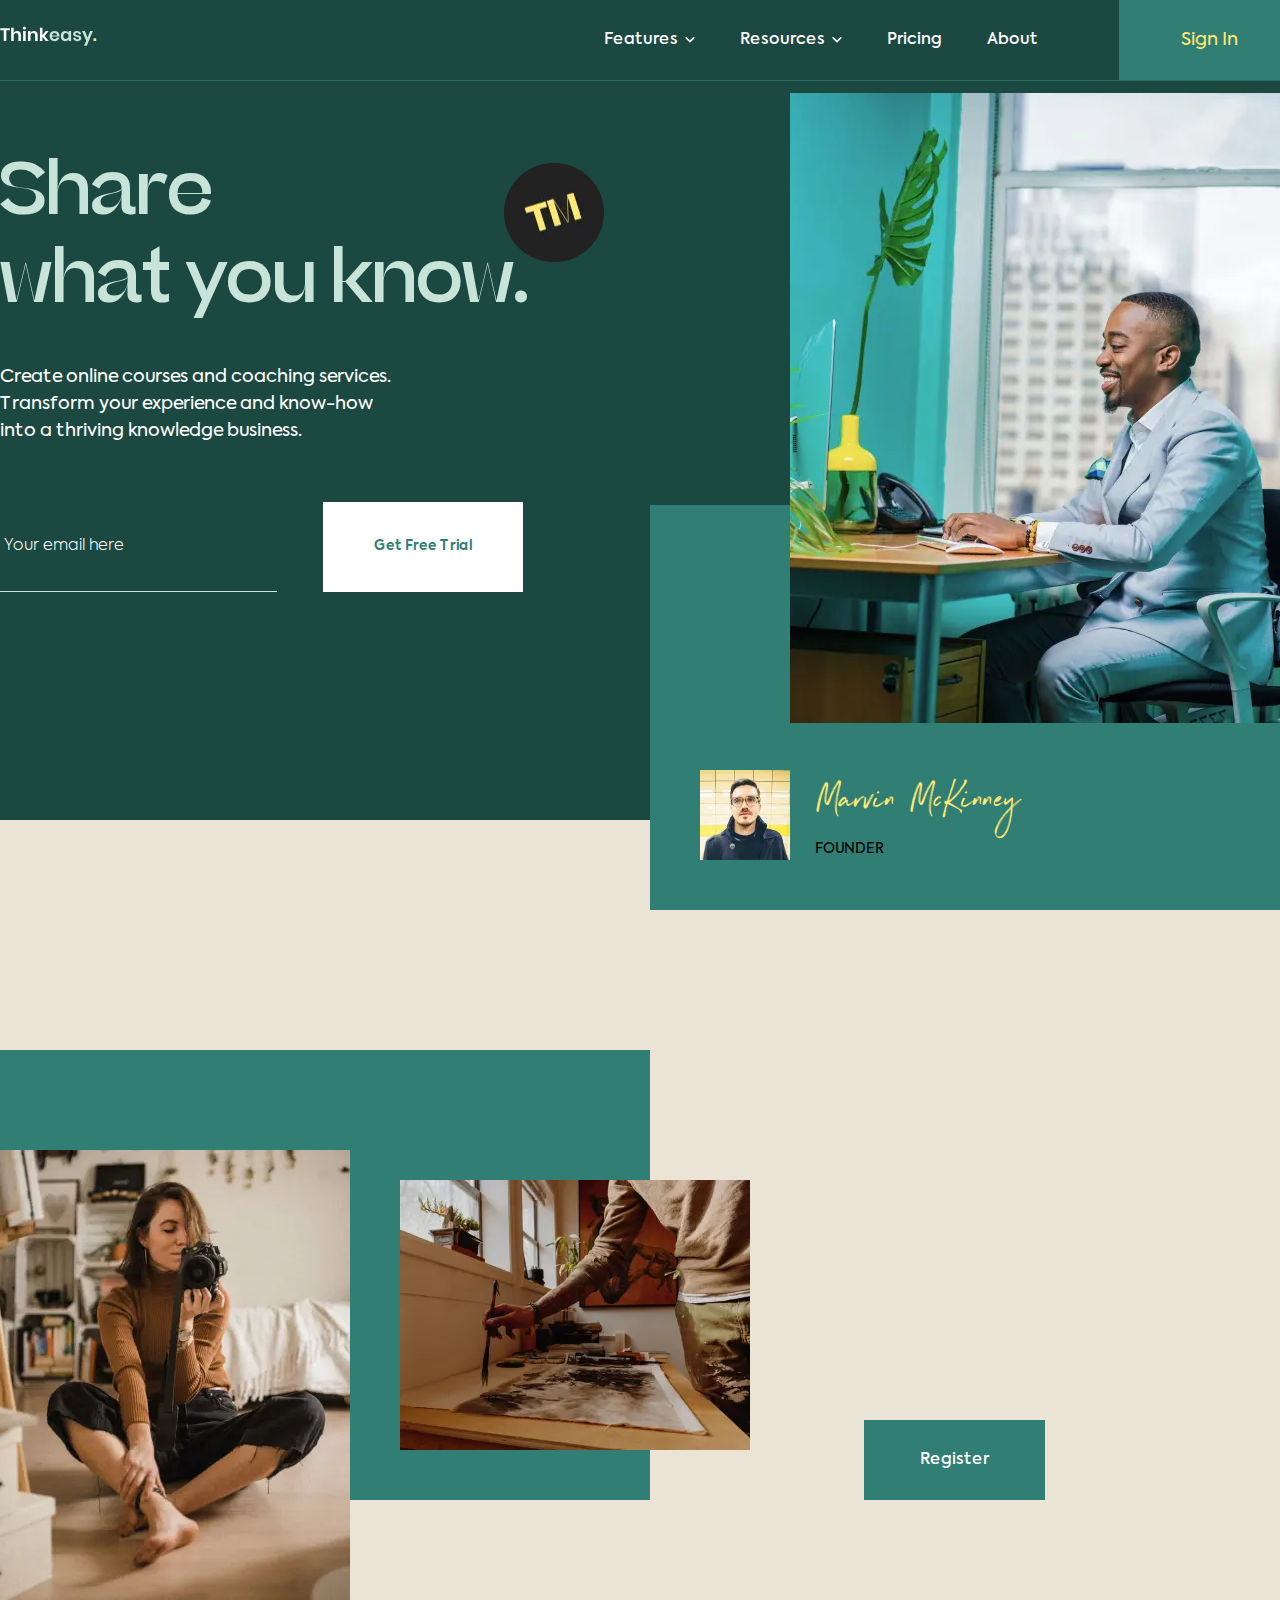
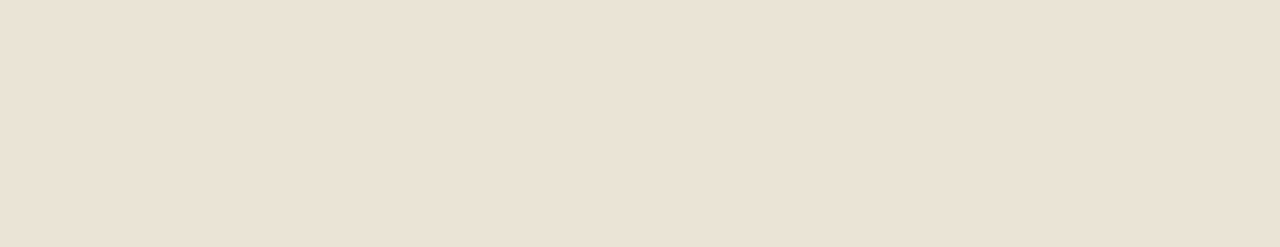
<file: index.html>
<!DOCTYPE html>
<html lang="en">
<head>
	<meta charset="UTF-8">
	<meta http-equiv="X-UA-Compatible" content="IE=edge">
	<meta name="viewport" content="width=device-width, initial-scale=1.0">
	<link rel="stylesheet" href="files/animate.css?_v=20220715102004">
	<link rel="stylesheet" href="css/style.min.css?_v=20220715102004">

	<title>Главная</title>
</head>

<body>
	<header class="header">
	<div class="header__container _container">
		<div class="header__body">
			<a href="index.html" class="header__logo">
				<img src="img/logo.svg" alt="logo">
			</a>
			<nav class="header__menu menu">
				<ul class="menu__list">
					<li><a href="#" class="menu__link">Features</a>
						<div class="menu__arrow">
							<img src="img/arrow.svg" alt="arrow">
						</div>
						<ul class="menu__sub-list">
							<li> <a href="#" class="menu__sub-link">Lorem 1</a></li>
							<li> <a href="#" class="menu__sub-link">Lorem 2</a></li>
							<li> <a href="#" class="menu__sub-link">Lorem 3</a></li>
						</ul>
					</li>
					<li><a href="#" class="menu__link">Resources</a>
						<div class="menu__arrow">
							<img src="img/arrow.svg" alt="arrow">
						</div>
						<ul class="menu__sub-list">
							<li> <a href="#" class="menu__sub-link">Lorem 1</a></li>
							<li> <a href="#" class="menu__sub-link">Lorem 2</a></li>
						</ul>
					</li>
					<li><a href="pricing.html" class="menu__link">Pricing</a></li>
					<li><a href="about.html" class="menu__link ">About</a></li>
				</ul>
			</nav>
			<a href="#" class="header__button _btn">Sign In</a>
		</div>
	</div>
</header>
	<section class=" main">
		<div class="main__container _container">
			<div class="main__body">
				<div class="main__content">
					<h1 class="main__title wow fadeInLeftBig">Share <br> what you
						know.</h1>
					<div class="main__text text wow fadeInLeftBig" data-wow-delay="500ms">Create online
						courses and coaching services. Transform your
						experience and
						know-how
						into a thriving knowledge business.
					</div>
					<div class="main__form">
						<form action="#" method="post" id="form" class="form__body ">
							<input placeholder="Your email here" id="email" type="text" name="email"
								class="form__input _req _email">
							<button type="submit" class="form__button ">Get Free Trial</button>
						</form>
					</div>
					<div class="main__tm wow fadeInDownBig" data-wow-delay="700ms">
						<picture><source srcset="img/main-tm.webp" type="image/webp"><img src="img/main-tm.png" alt="tm"></picture>
					</div>
				</div>
				<div class="main__image">
					<picture><source srcset="img/main-image.webp" type="image/webp"><img src="img/main-image.jpg" alt="image"></picture>
				</div>
				<div class="main__card card">
					<div class="card__foto">
						<picture><source srcset="img/founder-foto.webp" type="image/webp"><img src="img/founder-foto.jpg" alt="founder-foto"></picture>
					</div>
					<div class="card__content">
						<div class="card__label ">Marvin McKinney</div>
						<div class="card__text">FOUNDER</div>
					</div>
				</div>
			</div>
		</div>
	</section>
	<section class="webinar">
		<div class="webinar__container _container">
			<div class="webinar__body">
				<div class="webinar__images">
					<div class="webinar__photographer">
						<picture><source srcset="img/photographer.webp" type="image/webp"><img src="img/photographer.jpg" alt="photographer"></picture>
					</div>
					<div class="webinar__painter">
						<picture><source srcset="img/painter.webp" type="image/webp"><img src="img/painter.jpg" alt="painter"></picture>
					</div>
					<div class="webinar__mark wow fadeInLeftBig" data-wow-offset="300">
						<picture><source srcset="img/mark.webp" type="image/webp"><img src="img/mark.png" alt="mark"></picture>
					</div>
				</div>
				<div class="webinar__content">
					<h2 class="webinar__title wow fadeInRightBig" data-wow-offset="300">
						Thinkific Quickstart Webinar.</h2>
					<div class="webinar__text text wow fadeInRightBig" data-wow-offset="350">Create
						and sell your own online courses with
						Thinkific. Learn how to
						create your own online school and set up your first course using Thinkific.</div>
					<a href="#" class="webinar__button">Register</a>
					<div class="webinar__arrow wow fadeInUpBig" data-wow-delay="700ms">
						<img src="img/round-arrow.svg" alt="arrow">
					</div>
				</div>
			</div>
		</div>
	</section>
	<footer></footer>
	<script src="https://code.jquery.com/jquery-3.6.0.min.js?_v=20220715102004"></script>
	<script src="files/wow.min.js?_v=20220715102004"></script>
	<script src="js/app.min.js?_v=20220715102004"></script>
</body>

</html>
</file>
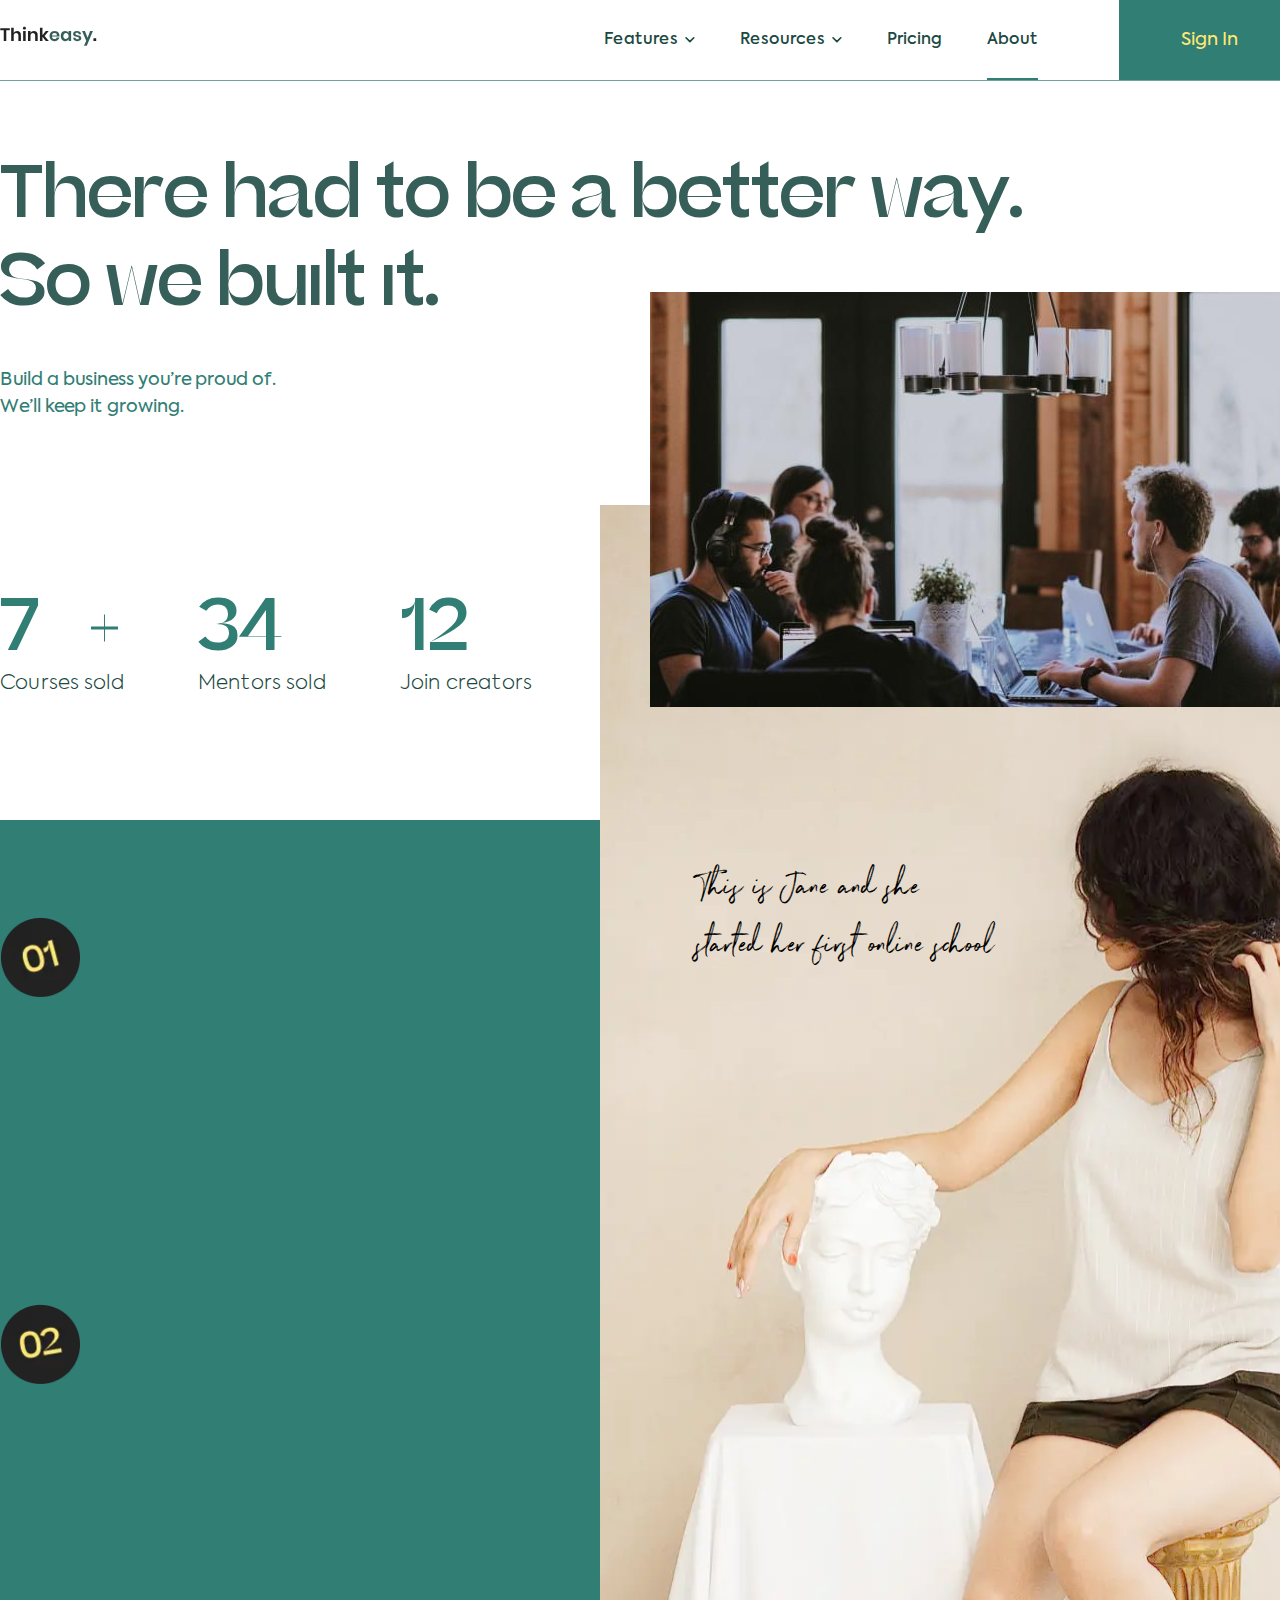
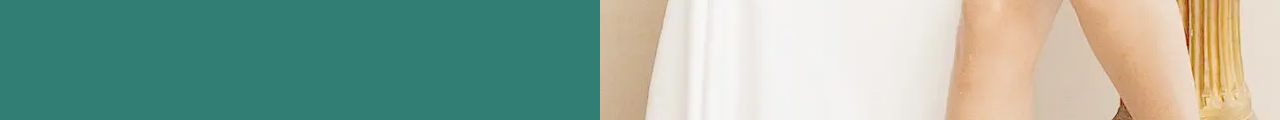
<file: about.html>
<!DOCTYPE html>
<html lang="en">
<head>
	<meta charset="UTF-8">
	<meta http-equiv="X-UA-Compatible" content="IE=edge">
	<meta name="viewport" content="width=device-width, initial-scale=1.0">
	<link rel="stylesheet" href="files/animate.css?_v=20220715102004">
	<link rel="stylesheet" href="css/style.min.css?_v=20220715102004">

	<title>About</title>
</head>

<body>
	<header class="header-about">
	<div class="header-about__container _container">
		<div class="header-about__body">
			<a href="index.html" class="header-about__logo" data-id-nav="index">
				<img src="img/logo-about.svg" alt="logo">
			</a>
			<nav class="header-about__menu menu menu-about">
				<ul class="menu__list">
					<li><a href="#" class="menu__link menu-about__link">Features</a>
						<div class="menu__arrow">
							<img src="img/arrow-green.svg" alt="arrow">
						</div>
						<ul class="menu__sub-list">
							<li> <a href="#" class="menu__sub-link menu-about__sub-link">Lorem 1</a></li>
							<li> <a href="#" class="menu__sub-link menu-about__sub-link">Lorem 2</a></li>
							<li> <a href="#" class="menu__sub-link menu-about__sub-link">Lorem 3</a></li>
						</ul>
					</li>
					<li><a href="#" class="menu__link menu-about__link">Resources</a>
						<div class="menu__arrow menu-about__arrow">
							<img src="img/arrow-green.svg" alt="arrow">
						</div>
						<ul class="menu__sub-list">
							<li> <a href="#" class="menu__sub-link menu-about__sub-link">Lorem 1</a></li>
							<li> <a href="#" class="menu__sub-link menu-about__sub-link">Lorem 2</a></li>
						</ul>
					</li>
					<li><a href="pricing.html" class="menu__link menu-about__link ">Pricing</a></li>
					<li><a href="about.html" class="menu__link menu-about__link">About</a></li>
				</ul>
			</nav>
			<a href="#" class="header-about__button _btn">Sign In</a>
		</div>
	</div>
</header>
	<section class="about">
		<div class="about__container _container">
			<div class="about__body">
				<div class="about__content">
					<h2 class="about__title wow fadeInLeftBig">There had to be a better way.
						So we built it.</h2>
					<div class="about__text wow fadeInLeftBig" data-wow-delay="200ms">Build a business you’re proud of. We’ll
						keep it growing.</div>
					<div class="about__targets">
						<div class="about__target">
							<div class="about__target-label plus count">19</div>
							<div class="about__target-discription">Courses sold</div>
						</div>
						<div class="about__target">
							<div class="about__target-label count">98</div>
							<div class="about__target-discription">Mentors sold</div>
						</div>
						<div class="about__target">
							<div class="about__target-label count">35</div>
							<div class="about__target-discription">Join creators</div>
						</div>
					</div>
				</div>
				<div class="about__video">
					<video poster="img/poster.jpg" src=""></video>
				</div>
			</div>
		</div>
	</section>
	<section class="courses">
		<div class="courses__container _container">
			<div class="courses__body">
				<div class="courses__content">
					<div class="courses__item">
						<div class="courses__number">
							<picture><source srcset="img/number-1.webp" type="image/webp"><img src="img/number-1.png" alt="courses-tm"></picture>
						</div>
						<div class="courses__title wow fadeInLeftBig">Easily create courses to match your brand.</div>
						<div class="courses__discr wow fadeInLeftBig" data-wow-delay="200ms">Quickly upload, drag & drop
							content to create the perfect curriculum.
						</div>
					</div>
					<div class="courses__item">
						<div class="courses__number">
							<picture><source srcset="img/number-2.webp" type="image/webp"><img src="img/number-2.png" alt="courses-tm"></picture>
						</div>
						<div class="courses__title wow fadeInLeftBig">Build and design a website to sell your courses.</div>
						<div class="courses__discr wow fadeInLeftBig" data-wow-delay="200ms">Showcase your courses with themes
							specifically designed for selling
							education.</div>
					</div>
				</div>
				<div class="courses__poster">
					<div class="courses__image">
						<picture><source srcset="img/courses-img.webp" type="image/webp"><img src="img/courses-img.jpg" alt="img"></picture>
					</div>
					<div class="courses__text">This is Jane and she started her first online school</div>
					<div class="courses__arrow wow fadeIn" data-wow-delay="600ms">
						<img src="img/courses-arrow.svg" alt="">
					</div>
					<div class="courses__tm wow fadeIn" data-wow-delay="600ms">
						<picture><source srcset="img/courses-tm.webp" type="image/webp"><img src="img/courses-tm.png" alt="tm"></picture>
					</div>
				</div>
			</div>
		</div>
	</section>
	<footer></footer>
	<script src="https://code.jquery.com/jquery-3.6.0.min.js?_v=20220715102004"></script>
	<script src="files/wow.min.js?_v=20220715102004"></script>
	<script src="js/app.min.js?_v=20220715102004"></script>
</body>

</html>
</file>
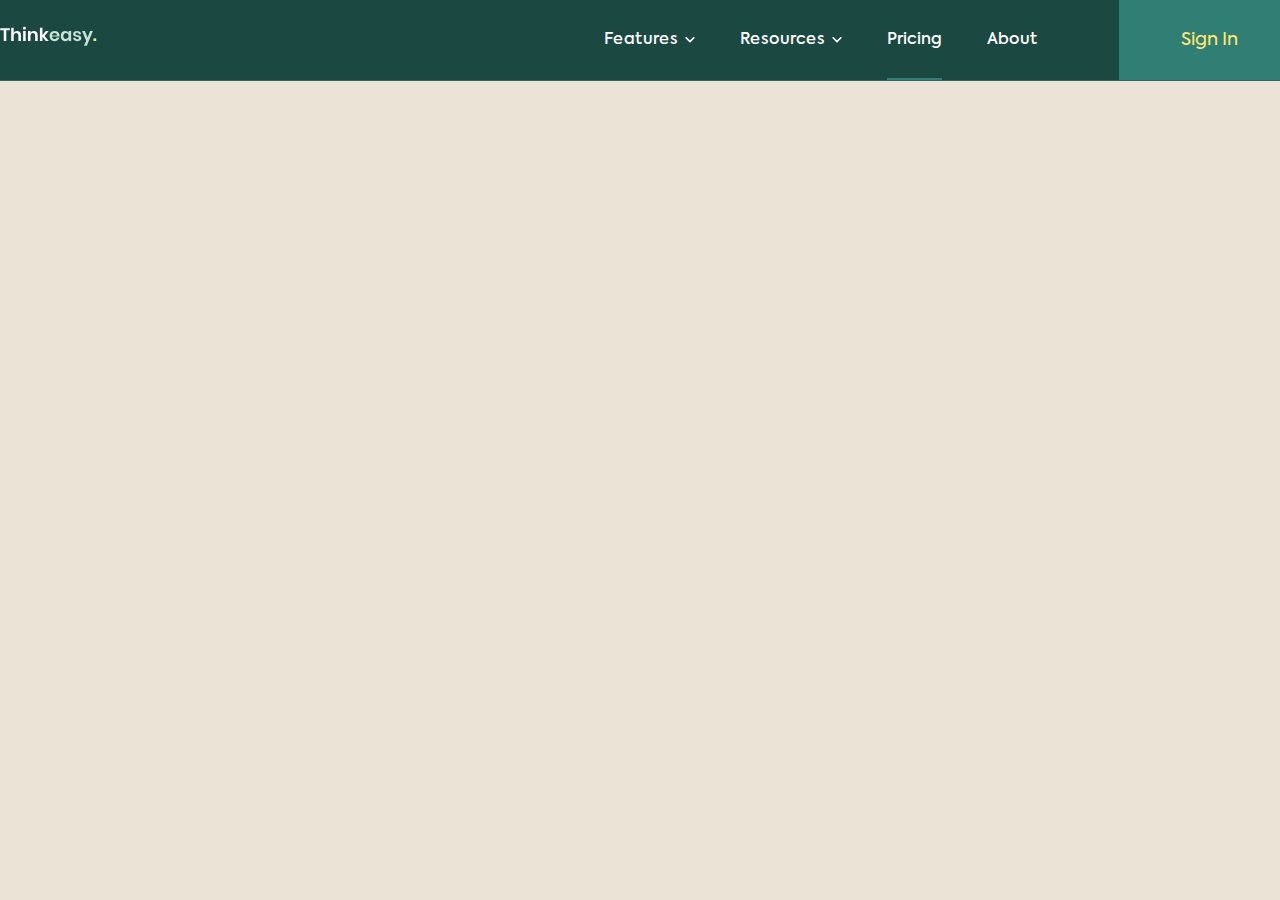
<file: pricing.html>
<!DOCTYPE html>
<html lang="en">
<head>
	<meta charset="UTF-8">
	<meta http-equiv="X-UA-Compatible" content="IE=edge">
	<meta name="viewport" content="width=device-width, initial-scale=1.0">
	<link rel="stylesheet" href="files/animate.css?_v=20220715102004">
	<link rel="stylesheet" href="css/style.min.css?_v=20220715102004">

	<title>pricingt</title>
</head>

<body>
	<header class="header">
	<div class="header__container _container">
		<div class="header__body">
			<a href="index.html" class="header__logo">
				<img src="img/logo.svg" alt="logo">
			</a>
			<nav class="header__menu menu">
				<ul class="menu__list">
					<li><a href="#" class="menu__link">Features</a>
						<div class="menu__arrow">
							<img src="img/arrow.svg" alt="arrow">
						</div>
						<ul class="menu__sub-list">
							<li> <a href="#" class="menu__sub-link">Lorem 1</a></li>
							<li> <a href="#" class="menu__sub-link">Lorem 2</a></li>
							<li> <a href="#" class="menu__sub-link">Lorem 3</a></li>
						</ul>
					</li>
					<li><a href="#" class="menu__link">Resources</a>
						<div class="menu__arrow">
							<img src="img/arrow.svg" alt="arrow">
						</div>
						<ul class="menu__sub-list">
							<li> <a href="#" class="menu__sub-link">Lorem 1</a></li>
							<li> <a href="#" class="menu__sub-link">Lorem 2</a></li>
						</ul>
					</li>
					<li><a href="pricing.html" class="menu__link">Pricing</a></li>
					<li><a href="about.html" class="menu__link ">About</a></li>
				</ul>
			</nav>
			<a href="#" class="header__button _btn">Sign In</a>
		</div>
	</div>
</header>


	<footer></footer>
	<script src="https://code.jquery.com/jquery-3.6.0.min.js?_v=20220715102004"></script>
	<script src="js/app.min.js?_v=20220715102004"></script>
</body>

</html>
</file>
<file: css/style.min.css>
@charset "UTF-8";@font-face{font-family:Axiforma Bold;font-display:swap;src:url("../fonts/Axiforma Bold.woff2") format("woff2"),url("../fonts/Axiforma Bold.woff") format("woff");font-weight:400;font-style:normal}@font-face{font-family:Axiforma Light;font-display:swap;src:url("../fonts/Axiforma Light.woff2") format("woff2"),url("../fonts/Axiforma Light.woff") format("woff");font-weight:400;font-style:normal}@font-face{font-family:Axiforma Medium;font-display:swap;src:url("../fonts/Axiforma Medium.woff2") format("woff2"),url("../fonts/Axiforma Medium.woff") format("woff");font-weight:400;font-style:normal}@font-face{font-family:Axiforma Regular;font-display:swap;src:url("../fonts/Axiforma Regular.woff2") format("woff2"),url("../fonts/Axiforma Regular.woff") format("woff");font-weight:400;font-style:normal}@font-face{font-family:Beatrice Display Medium;font-display:swap;src:url("../fonts/Beatrice Display Medium.woff2") format("woff2"),url("../fonts/Beatrice Display Medium.woff") format("woff");font-weight:400;font-style:normal}@font-face{font-family:Beatrice Display SemiBold;font-display:swap;src:url("../fonts/Beatrice Display SemiBold.woff2") format("woff2"),url("../fonts/Beatrice Display SemiBold.woff") format("woff");font-weight:400;font-style:normal}@font-face{font-family:Northwell;font-display:swap;src:url(../fonts/Northwell.woff2) format("woff2"),url(../fonts/Northwell.woff) format("woff");font-weight:400;font-style:normal}@font-face{font-family:Poppins;font-display:swap;src:url(../fonts/Poppins-SemiBold.woff2) format("woff2"),url(../fonts/Poppins-SemiBold.woff) format("woff");font-weight:600;font-style:normal}@font-face{font-family:Beatrice Display Bold;font-display:swap;src:url("../fonts/Beatrice Display Bold.woff2") format("woff2"),url("../fonts/Beatrice Display Bold.woff") format("woff");font-weight:400;font-style:normal}*{padding:0;margin:0;border:0}*,:after,:before{-webkit-box-sizing:border-box;box-sizing:border-box}:active,:focus{outline:0}a:active,a:focus{outline:0}aside,footer,header,nav{display:block}button,input,textarea{font-family:inherit}input::-ms-clear{display:none}button{cursor:pointer}button::-moz-focus-inner{padding:0;border:0}a,a:visited{text-decoration:none}a:hover{text-decoration:none}ul li{list-style:none}img{vertical-align:top}h1,h2,h3,h4,h5,h6{font-size:inherit;font-weight:400}body,html{height:100%;width:100%;font-size:100%;line-height:1;font-size:18px;background:#ebe3d5;color:#000;font-family:Axiforma regular}body{display:none}._container{width:1300px;margin:0 auto}._btn{width:181px;height:80px;background:#317e74;color:#ffe873;display:-webkit-box;display:-ms-flexbox;display:flex;-webkit-box-pack:center;-ms-flex-pack:center;justify-content:center;-webkit-box-align:center;-ms-flex-align:center;align-items:center;font-weight:500;-webkit-transition:all .3s;-o-transition:all .3s;transition:all .3s}._btn:hover{background:rgba(49,126,116,.8);color:rgba(255,232,115,.6862745098)}.header{position:fixed;z-index:15;width:100%;background-color:#1b4942}.header__body{display:-webkit-box;display:-ms-flexbox;display:flex;width:100%;border-bottom:1px solid rgba(49,126,116,.7)}.header__logo{width:97px;height:27px;padding:26px 0}.menu{-webkit-box-flex:1;-ms-flex:1 1 auto;flex:1 1 auto;padding:32px 81px 0 0}.menu__list{display:-webkit-box;display:-ms-flexbox;display:flex;-webkit-box-pack:end;-ms-flex-pack:end;justify-content:end}.menu__list>li{display:-webkit-box;display:-ms-flexbox;display:flex;margin-left:45px;position:relative}.menu__link{color:#fff;font-family:Axiforma Medium;font-size:16px;font-weight:500;padding-bottom:30px}.menu__link:hover{border-bottom:2px solid #fff}.menu__link._active{border-bottom:2px solid #317e74}.menu__sub-list{opacity:0;visibility:hidden;-webkit-transition:all .3s;-o-transition:all .3s;transition:all .3s;position:absolute;top:100%;left:0;z-index:10;padding-top:10px}.menu__sub-link{display:-webkit-box;display:-ms-flexbox;display:flex;color:#000;white-space:nowrap;margin-bottom:5px;color:#fff;font-size:14px;font-weight:500;padding:5px}.menu__list>li:hover .menu__sub-list{opacity:1;visibility:visible;pointer-events:all}.menu__arrow{display:-webkit-box;display:-ms-flexbox;display:flex;width:10px;margin-left:7px;height:10px;position:relative;top:3px;left:0}.menu__arrow img{position:absolute;width:100%;height:100%;top:0;left:0}.header-about{position:fixed;z-index:15;width:100%;background-color:#fff}.header-about__body{display:-webkit-box;display:-ms-flexbox;display:flex;width:100%;border-bottom:1px solid rgba(49,126,116,.7)}.header-about__logo{width:97px;height:27px;padding:26px 0}.menu-about__link{color:#1b4942;font-family:Axiforma Medium;font-size:16px;font-weight:500;padding-bottom:30px}.menu-about__link:hover{color:#317e74;border-bottom:2px solid #317e74}.menu-about__sub-link{color:#1b4942}.main{background-color:#1b4942}.main__body{display:-webkit-box;display:-ms-flexbox;display:flex;position:relative;-webkit-box-pack:justify;-ms-flex-pack:justify;justify-content:space-between}.main__content{position:relative;margin:148px 0 228px}.main__title{font-family:Beatrice Display Medium;font-size:72px;font-weight:500;line-height:122%;color:#c8e3d8;padding-bottom:40px}.main__tm{position:absolute;top:15px;right:-75px;width:100px;height:112px}.main__tm img{display:-webkit-box;display:-ms-flexbox;display:flex;position:absolute;width:100%;height:100%;top:0;left:0}.main__form{padding-top:10px}.main__image{display:-webkit-box;display:-ms-flexbox;display:flex;margin:93px 0;width:510px;height:630px;position:relative;z-index:2}.main__image img{display:-webkit-box;display:-ms-flexbox;display:flex;position:absolute;top:0;left:0;width:100%;height:100%;-o-object-fit:cover;object-fit:cover}.main__card{position:absolute;bottom:-90px;right:-100px;width:750px;height:405px;background:#317e74}.text{color:#fff;line-height:150%;max-width:408px;padding-bottom:47px}.form__body{display:-webkit-box;display:-ms-flexbox;display:flex;-webkit-box-pack:justify;-ms-flex-pack:justify;justify-content:space-between;width:523px;height:90px}.form__body._error:after{content:"Invalid email";position:absolute;bottom:-30px;color:#ff3767;font-size:16px}.form__input{background:0 0;padding-left:4px;font-size:16px;line-height:100%;color:#fff;width:277px;border-bottom:1px solid #c8e3d8}.form__input:hover{border-bottom:1px solid #317e74}.form__input:focus{border-bottom:1px solid #317e74;caret-color:#317e74}.form__input::-webkit-input-placeholder{color:#fff;font-size:16px;font-family:Axiforma Light}.form__input::-moz-placeholder{color:#fff;font-size:16px;font-family:Axiforma Light}.form__input:-ms-input-placeholder{color:#fff;font-size:16px;font-family:Axiforma Light}.form__input::-ms-input-placeholder{color:#fff;font-size:16px;font-family:Axiforma Light}.form__input::placeholder{color:#fff;font-size:16px;font-family:Axiforma Light}.form__input._error{color:#ff3767;border-bottom:1px solid #ff3767}.form__input._green{color:#317e74;border-bottom:1px solid #317e74}.form__button{width:200px;height:90px;background:#fff;color:#317e74;font-family:Axiforma Bold;-webkit-transition:all .4s;-o-transition:all .4s;transition:all .4s}.form__button:hover{background:#317e74;color:#fff}.card{display:-webkit-box;display:-ms-flexbox;display:flex;-webkit-box-align:end;-ms-flex-align:end;align-items:end;padding:50px}.card__foto{width:90px;height:90px;display:-webkit-box;display:-ms-flexbox;display:flex;position:relative}.card__foto img{display:-webkit-box;display:-ms-flexbox;display:flex;position:absolute;width:100%;height:100%;top:0;left:0;-o-object-fit:cover;object-fit:cover}.card__content{padding-left:25px}.card__label{font-family:Northwell;font-size:42px;color:#ffe873;line-height:162%}.card__text{text-transform:uppercase;font-size:14px;line-height:150%}.webinar__body{display:-webkit-box;display:-ms-flexbox;display:flex;-webkit-box-pack:justify;-ms-flex-pack:justify;justify-content:space-between}.webinar__images{display:-webkit-box;display:-ms-flexbox;display:flex;width:750px;height:450px;position:relative;background:#317e74;margin:230px 0 220px;left:-100px}.webinar__photographer{position:absolute;display:-webkit-box;display:-ms-flexbox;display:flex;width:350px;height:450px;top:100px;left:100px}.webinar__photographer img{display:-webkit-box;display:-ms-flexbox;display:flex;position:absolute;width:100%;height:100%;top:0;left:0;-o-object-fit:cover;object-fit:cover}.webinar__painter{display:-webkit-box;display:-ms-flexbox;display:flex;position:absolute;width:350px;height:270px;right:-100px;bottom:50px}.webinar__painter img{position:absolute;width:100%;height:100%;top:0;left:0;-o-object-fit:cover;object-fit:cover}.webinar__mark{position:absolute;width:136.54px;height:136.54px;display:-webkit-box;display:-ms-flexbox;display:flex;left:50px;top:-86px}.webinar__mark img{position:absolute;display:-webkit-box;display:-ms-flexbox;display:flex;width:100%;height:100%;top:0;left:0;-o-object-fit:cover;object-fit:cover}.webinar__content{margin:309px 0 347px;width:408px;margin-right:28px;position:relative}.webinar__title{font-family:Beatrice Display Medium;font-size:40px;line-height:135%;letter-spacing:1%;color:#375f59;padding-bottom:28px}.webinar__text{color:#677e7b}.webinar__button{font-family:Axiforma Medium;font-weight:500;font-size:16px;line-height:100%;color:#fff;width:181px;height:80px;display:-webkit-box;display:-ms-flexbox;display:flex;-webkit-box-pack:center;-ms-flex-pack:center;justify-content:center;-webkit-box-align:center;-ms-flex-align:center;align-items:center;background-color:#317e74;-webkit-transition:all .4s;-o-transition:all .4s;transition:all .4s}.webinar__button:hover{background:#fdffff;color:#317e74}.webinar__arrow{position:absolute;bottom:16px;right:-21px}.about{background-color:#fff}.about__body{position:relative}.about__content{padding:151px 0 123px;width:1045px}.about__title{font-family:Beatrice Display Medium;font-size:72px;line-height:122%;letter-spacing:1%;color:#375f59;padding-bottom:40px}.about__text{width:284px;font-size:18px;line-height:150%;color:#317e74;padding-bottom:163px}.about__targets{display:-webkit-box;display:-ms-flexbox;display:flex}.about__target{margin-right:73px;position:relative}.about__target-label{font-family:Beatrice Display Medium;font-size:72px;line-height:122%;letter-spacing:1%;color:#317e74}.about__target-discription{font-family:Axiforma Light;font-weight:300;font-size:20px;line-height:125%;color:#1b4942}.about__video{width:649.95px;height:413.97px;position:absolute;bottom:114px;right:0;z-index:5}.about__video iframe{position:absolute;width:100%;height:100%}.plus{position:relative}.plus::after{content:"";top:50%;right:7px;-webkit-transform:translateY(-50%);-ms-transform:translateY(-50%);transform:translateY(-50%);width:27px;height:3px;position:absolute;background-color:#317e74}.plus::before{content:"";top:50%;right:20px;-webkit-transform:translateY(-50%);-ms-transform:translateY(-50%);transform:translateY(-50%);width:1px;height:27px;position:absolute;background-color:#317e74}.courses{background-color:#317e74}.courses__body{display:-webkit-box;display:-ms-flexbox;display:flex}.courses__content{width:600px}.courses__number{display:-webkit-box;display:-ms-flexbox;display:flex;position:relative;width:80px;height:80px;margin:97px 0 20px}.courses__number img{position:absolute;width:100%;height:100%;top:0;left:0;-o-object-fit:cover;object-fit:cover}.courses__title{font-family:Beatrice Display Medium;font-size:40px;line-height:135%;letter-spacing:1%;color:#fff;margin-bottom:28px;max-width:580px}.courses__discr{font-size:18px;line-height:150%;letter-spacing:1%;color:#fff;max-width:407px;margin-bottom:18px}.courses__poster{margin-top:-315px;margin-right:-170px;position:relative;z-index:1}.courses__image{position:relative;width:845px;height:1215px}.courses__image img{position:absolute;width:100%;height:100%;top:0;left:0;-o-object-fit:cover;object-fit:cover}.courses__text{font-family:Northwell;font-size:36px;line-height:162%;width:297px;position:absolute;top:358px;left:97px}.courses__arrow{position:absolute;top:493px;left:216px}.courses__tm{position:absolute;bottom:6px;left:173px}
</file>
